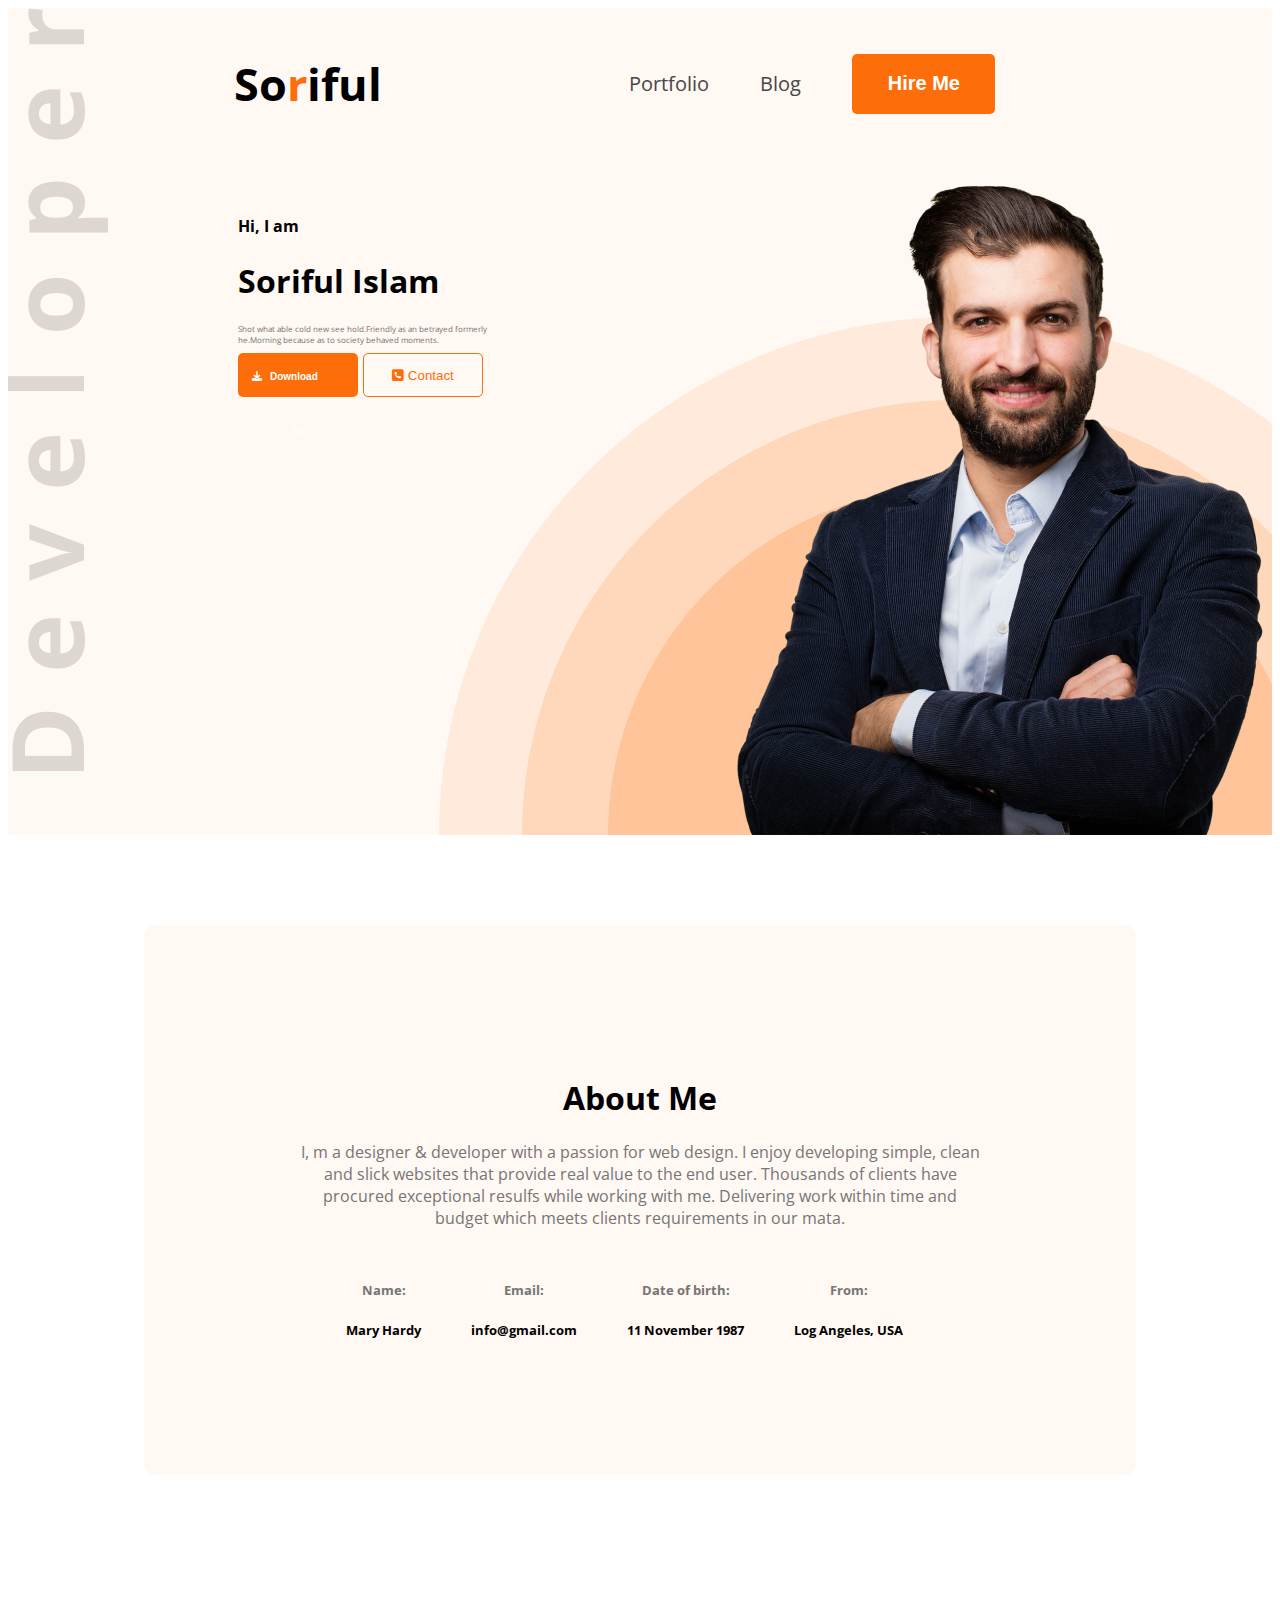
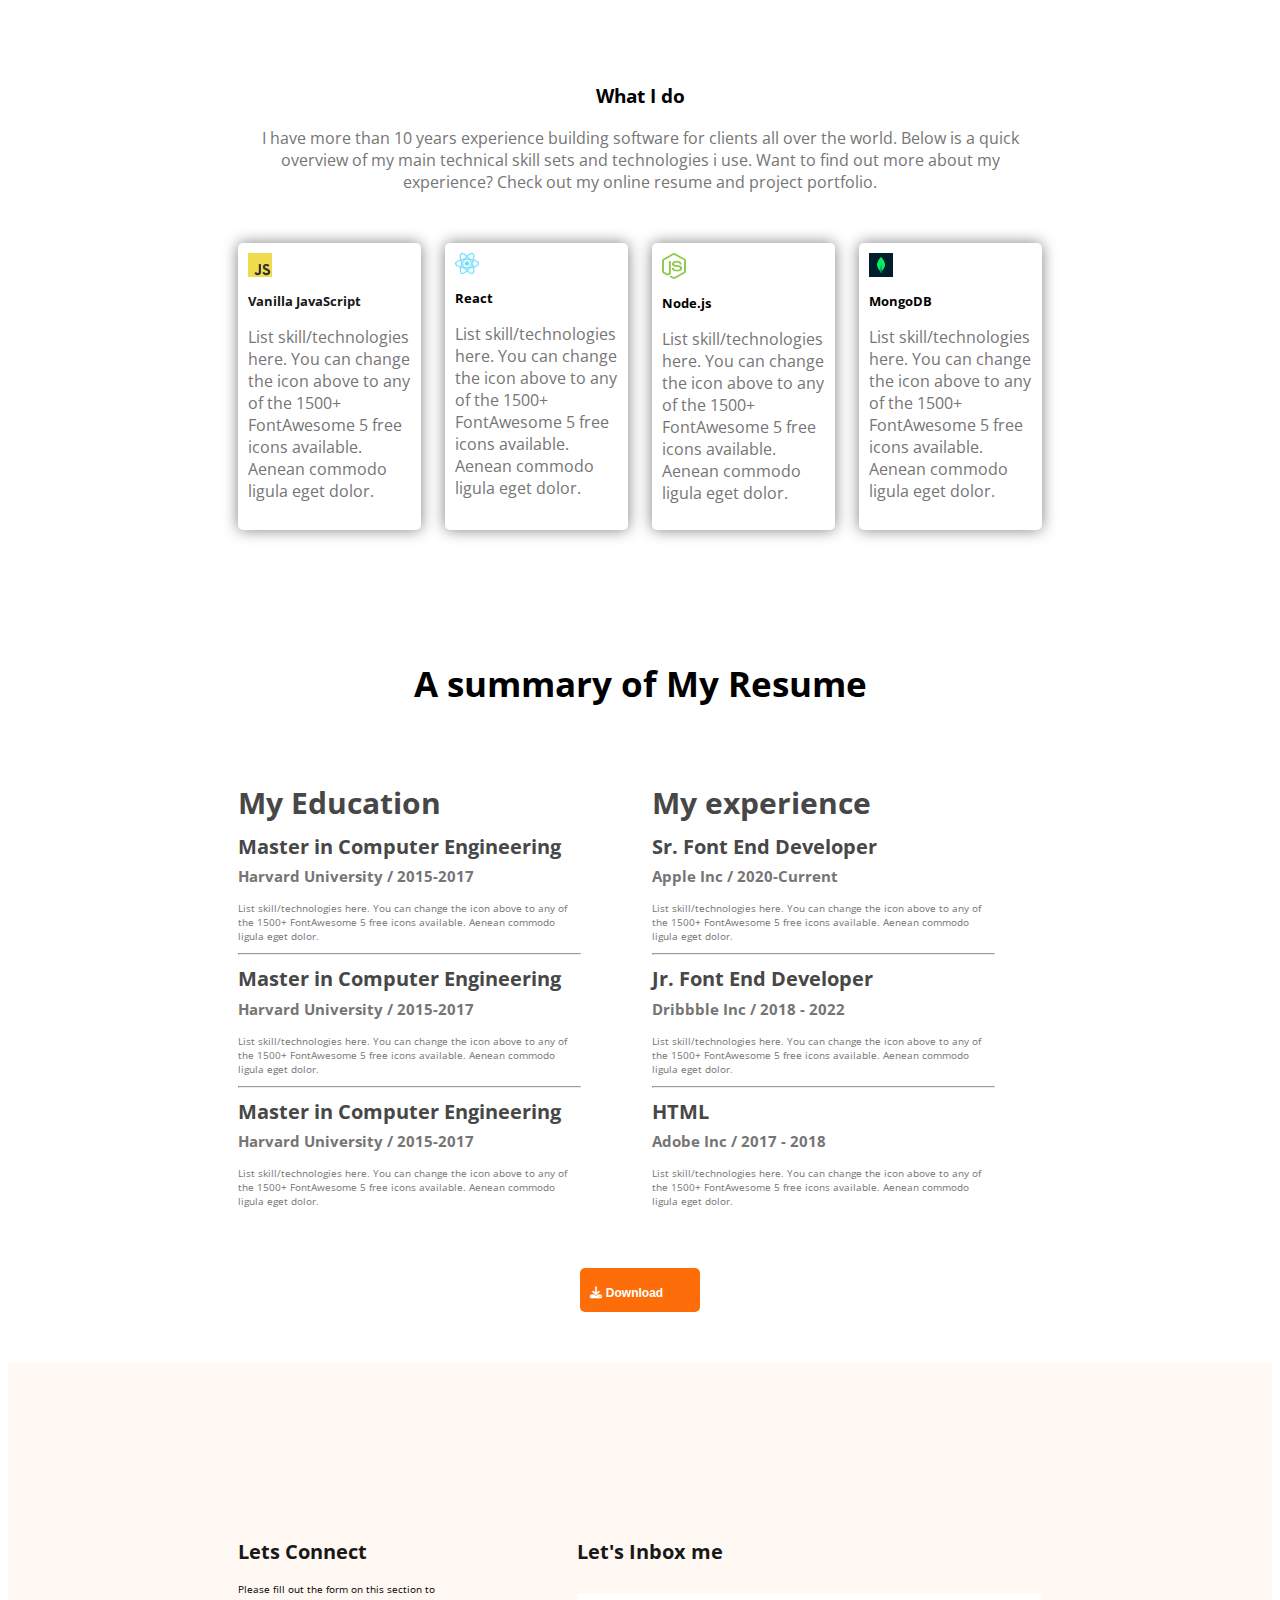
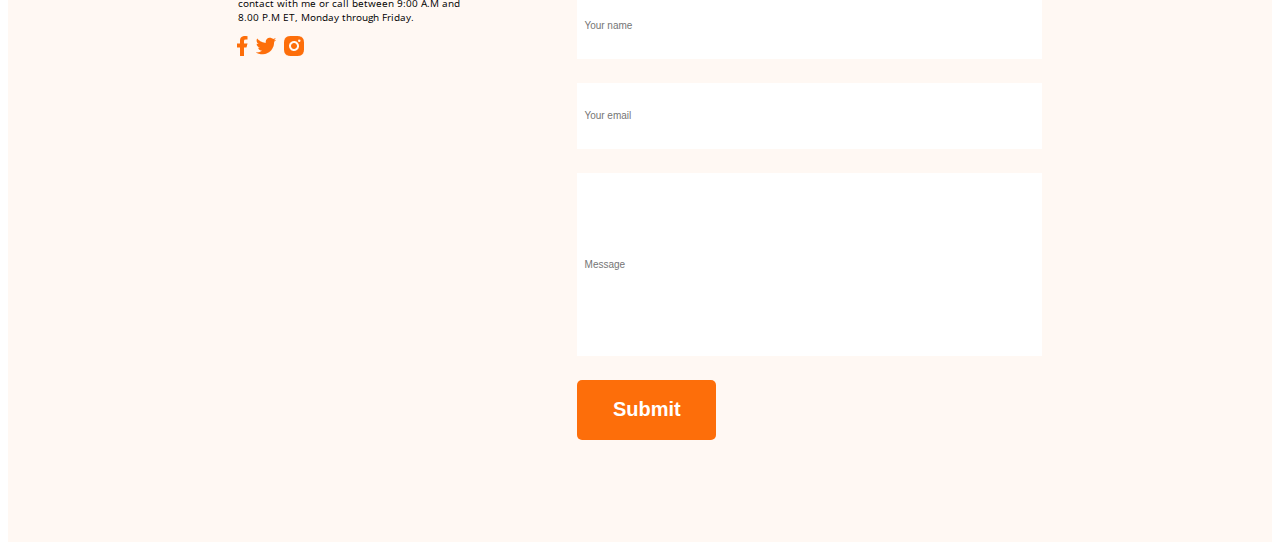
<file: index.html>
<!DOCTYPE html>
<html lang="en">

<head>
    <meta charset="UTF-8">
    <meta name="viewport" content="width=device-width, initial-scale=1.0">
    <title>Web Developer portfolio</title>
    <link rel="preconnect" href="https://fonts.googleapis.com">
    <link rel="preconnect" href="https://fonts.gstatic.com" crossorigin>
    <link href="https://fonts.googleapis.com/css2?family=Open+Sans:ital,wght@0,300..800;1,300..800&display=swap"
        rel="stylesheet">
    <link rel="stylesheet" href="https://cdnjs.cloudflare.com/ajax/libs/font-awesome/6.4.0/css/all.min.css" />
    <link rel="stylesheet" href="style.css">
</head>

<body class="open-sans-normal">
    <header>
        <nav>
            <h3>So<span style="color: #FD6E0A;">r</span>iful</h3>
            <ul>
                <li><a class="dark2" href="#">Portfolio</a></li>
                <li><a class="dark2" href="#">Blog</a></li>
                <li><a href="#"><button class="btn">Hire Me</button></a></li>
            </ul>
        </nav>
        <div class="banner">
            <div class="banner-container">
                <h4>Hi, I am</h4>
                <h1>Soriful Islam</h1>
                <p>Shot what able cold new see hold.Friendly as an betrayed formerly he.Morning because as to society
                    behaved moments.</p>
                <button class="btn btn-cv"><i class="fa-solid fa-download font-awe"></i> Download cv</button>
                <button class="btn-contact"><i class="fa-solid fa-square-phone"></i> Contact</button>
            </div>
            <img src="images/hardy.png" alt="">
        </div>
    </header>
    <main class="main">
        <div class="main-section">
            <div class="main-info">
                <h1>About Me</h1>
                <p class="dark-3">I, m a designer & developer with a passion for web design. I enjoy developing simple,
                    clean and slick websites that provide real value to the end user. Thousands of clients have procured
                    exceptional resulfs while working with me. Delivering work within time and budget which meets
                    clients requirements in our mata.</p>
                <div class="informetion">
                    <div>
                        <h5 class="dark-3">Name:</h5>
                        <h5>Mary Hardy</h5>
                    </div>
                    <div>
                        <h5 class="dark-3">Email:</h5>
                        <h5>info@gmail.com</h5>
                    </div>
                    <div>
                        <h5 class="dark-3">Date of birth:</h5>
                        <h5>11 November 1987</h5>
                    </div>
                    <div>
                        <h5 class="dark-3">From:</h5>
                        <h5>Log Angeles, USA</h5>
                    </div>
                </div>
            </div>
        </div>
        <section class="section-start">
            <div class="section-work">
                <h3>What I do</h3>
                <p class="dark-3">I have more than 10 years experience building software for clients all over the world.
                    Below is a
                    quick overview of my main technical skill sets and technologies i use. Want to find out more about
                    my experience? Check out my online resume and project portfolio.</p>
            </div>
            <div class="section-icons">
                <div class="section-icon">
                    <img style="width: 24px;" src="images/icons/js.png" alt="">
                    <h5 class="dark-1">Vanilla JavaScript</h5>
                    <p class="dark-3">List skill/technologies here. You can change the icon above to any of the 1500+
                        FontAwesome 5 free icons available. Aenean commodo ligula eget dolor.</p>
                </div>
                <div class="section-icon">
                    <img style="width: 24px;" src="images/icons/react.png" alt="">
                    <h5>React</h5>
                    <p class="dark-3">List skill/technologies here. You can change the icon above to any of the 1500+
                        FontAwesome 5 free icons available. Aenean commodo ligula eget dolor.</p>
                </div>
                <div class="section-icon">
                    <img style="width: 24px;" src="images/icons/nodejs.png" alt="">
                    <h5>Node.js</h5>
                    <p class="dark-3">List skill/technologies here. You can change the icon above to any of the 1500+
                        FontAwesome 5 free icons available. Aenean commodo ligula eget dolor.</p>
                </div>
                <div class="section-icon">
                    <img style="width: 24px;" src="images/icons/mongo.png" alt="">
                    <h5>MongoDB</h5>
                    <p class="dark-3">List skill/technologies here. You can change the icon above to any of the 1500+
                        FontAwesome 5 free icons available. Aenean commodo ligula eget dolor.</p>
                </div>
            </div>
        </section>
        <section class="section-end">
            <h3 class="resume-title">A summary of My Resume</h3>
            <div class="section-resume">
                <div class="section-education">
                    <h4 class="education-title">My Education</h4>
                    <h5 class="education">Master in Computer Engineering</h5>
                    <h6 class="edu-uni">Harvard University / 2015-2017</h6>
                    <p class="edu-skill">List skill/technologies here. You can change the icon above
                        to any of the 1500+ FontAwesome 5 free icons available. Aenean commodo ligula eget dolor.</p>
                    <hr>
                    <h5 class="education edu-margin">Master in Computer Engineering</h5>
                    <h6 class="edu-uni">Harvard University / 2015-2017</h6>
                    <p class="edu-skill">List skill/technologies here. You can change the icon above
                        to any of the 1500+ FontAwesome 5 free icons available. Aenean commodo ligula eget dolor.</p>
                    <hr>
                    <h5 class="education edu-margin">Master in Computer Engineering</h5>
                    <h6 class="edu-uni">Harvard University / 2015-2017</h6>
                    <p class="edu-skill">List skill/technologies here. You can change the icon above
                        to any of the 1500+ FontAwesome 5 free icons available. Aenean commodo ligula eget dolor.</p>
                </div>
                <div class="section-experience">
                    <h4 class="education-title">My experience</h4>
                    <h5 class="education">Sr. Font End Developer</h5>
                    <h6 class="edu-uni">Apple Inc / 2020-Current</h6>
                    <p class="edu-skill">List skill/technologies here. You can change the icon above
                        to any of the 1500+ FontAwesome 5 free icons available. Aenean commodo ligula eget dolor.</p>
                    <hr>
                    <h5 class="education edu-margin">Jr. Font End Developer</h5>
                    <h6 class="edu-uni">Dribbble Inc / 2018 - 2022</h6>
                    <p class="edu-skill">List skill/technologies here. You can change the icon above
                        to any of the 1500+ FontAwesome 5 free icons available. Aenean commodo ligula eget dolor.</p>
                    <hr>
                    <h5 class="education edu-margin">HTML</h5>
                    <h6 class="edu-uni">Adobe Inc / 2017 - 2018</h6>
                    <p class="edu-skill">List skill/technologies here. You can change the icon above
                        to any of the 1500+ FontAwesome 5 free icons available. Aenean commodo ligula eget dolor.</p>
                </div>
            </div>
            <button class="btn btn-cv edu-btn"><i class="fa-solid fa-download font-awe"></i>Download CV</button>
        </section>
    </main>
    <footer>
        <div class="main-footer">
            <div class="footer-description">
                <h6>Lets Connect</h6>
                <p>Please fill out the form on this section to contact with me or call between 9:00 A.M and 8.00 P.M ET,
                    Monday through Friday.</p>
                <div class="image-icons">
                    <img src="images/icons/facebook.png" alt=""><img src="images/icons/twitter.png" alt=""> <img
                        src="images/icons/insta.png" alt="">
                </div>
            </div>
            <div class="footer-input">
                <h6>Let's Inbox me</h6>
                <input class="input-name" placeholder="  Your name" type="text"><br>
                <input class="input-name input-email" placeholder="  Your email" type="email"><br>
                <input class="input-comment" placeholder="  Message" type="text"><br>
                <button class="btn input-btn">Submit</button>
            </div>
        </div>
    </footer>
</body>

</html>
</file>
<file: style.css>
.open-sans-normal {
    font-family: "Open Sans", sans-serif;
    font-optical-sizing: auto;
    font-style: normal;
    font-variation-settings:
        "wdth" 100;
}

header {
    background-image: url(images/developer.png), url(images/header_bg.png);
    background-repeat: no-repeat;
    background-position: top left, bottom right;
    background-color: #FFF8F3;
}

nav {
    display: flex;
    justify-content: space-between;
    margin: 0px 226px;
}

nav h3 {
    font-size: 45px;
}

nav ul {
    display: flex;
    align-items: center;
}

nav ul li {
    text-decoration: none;
    list-style: none;
    margin-right: 51px;
}

nav ul li a {
    text-decoration: none;
}

.dark2 {
    color: #474747;
    font-size: 20px;
}

.btn {
    background-color: #FD6E0A;
    padding: 18px 35px 19px 36px;
    color: white;
    border: none;
    font-weight: bold;
    font-size: 20px;
    border-radius: 5px;
}

.banner {
    display: flex;
}

.banner .banner-container {
    margin: 35px 163px 184px 230px;
    width: 585px;
    height: 356px;
}

/* .banner img {
    background-image: url(images/header_bg.png);
    background-repeat: no-repeat;
    position: bottom right;
} */

.banner .banner-container p {
    color: #757575;
    font-size: 8px;
}
.banner-container button{
    display: inline;
}
.btn-cv{
    width: 120px;
    height: 44px;
    font-size: 10px;
}
.font-awe{
    width: 20px;
    height: 54px;
    margin-left: -32px;
}
.btn-contact{
    width: 120px;
    height: 44px;
    border: 1px solid #FD6E0A;
    color: #FD6E0A;
    position: absolute;
    margin-top: 0px;
    margin-left: 5px;
    border-radius: 5px;
    background-color: #FFF8F3;
}

.main-section {
    text-align: center;
    width: 680px;
    height: 290px;
    margin: 90px auto;
    display: block;
    background-color: #FFF8F3;
    padding: 130px 156px;
    border-radius: 10px;
    
}

.main-info {
}
.dark-3{
    color: #757575;
}
.informetion {
    display: flex;
    gap: 50px;
    margin: 30px 46px 0;
}
.section-work{
    text-align: center;
    margin: 208px 230px 50px;
}

.section-icons{
    display: flex;
    margin: 50px 230px 0px;
    gap: 24px;
    justify-content: space-around;
}
.dark-1{
    color: #181818;
}
.section-icon{
    gap: 24px;
    margin: 0px;
    box-shadow: 0px 0px 15px gray ;
    padding: 10px;
    border-radius: 5px;
}
.section-icon h5{
    margin-bottom: 0px;
    margin-top: 10px;
}

/* section end*/
.section-resume{
    display: flex;
    gap: 71px;
}
.resume-title{
    text-align: center;
    margin-top: 130px;
    font-weight: bold;
    font-size: 35px;
}
.section-education{
    margin-left: 230px;
}
.section-experience{
    margin-right: 277px;
}
.education-title{
    font-size: 30px;
    color: #474747;
}
.education{
    font-size: 20px;
    font-weight: bold;
    color: #474747;
    margin-top: -30px;
}
.edu-uni{
    color: #757575;
    font-weight: 600px;
    font-size: 15px;
    margin-top: -27px;
}
.edu-skill{
    font-size: 10px;
    color: #757575;
    margin-top: -20px;
}
.edu-margin{
    margin-top: 10px;
}
.edu-btn{
    margin: 50px auto;
    display: block;
    font-size: 12px;
}
footer{
    max-width: 1600px;
    height: 780px;
    background-color: #FFF8F3;
}
.main-footer{
    display: flex;
    gap: 117px;
}
.footer-description{
    margin-left: 230px;
    margin-top: 130px;
}
.footer-description p{
    font-size: 10px;
    margin-top: -30px;

}
.footer-input{
    margin-right: 230px;
    margin-top: 130px;
}
.main-footer h6{
    font-size: 20px;
    font-weight: bold;
    color: #181818;
}
.input-name{
    width: 461px;
    height: 64px;
    font-size: 10px;
    color: #757575;
    margin-top: -30px;
    border: none;
}
.input-email{
    margin-top: 24px;
}
.input-comment{
    width: 461px;
    height: 181px;
    font-size: 10px;
    color: #757575;
    border: none;
    margin-top: 24px;
}
.input-btn{
    margin-top: 24px;
}
.image-icons {
    margin-left:-8px;
}
</file>
